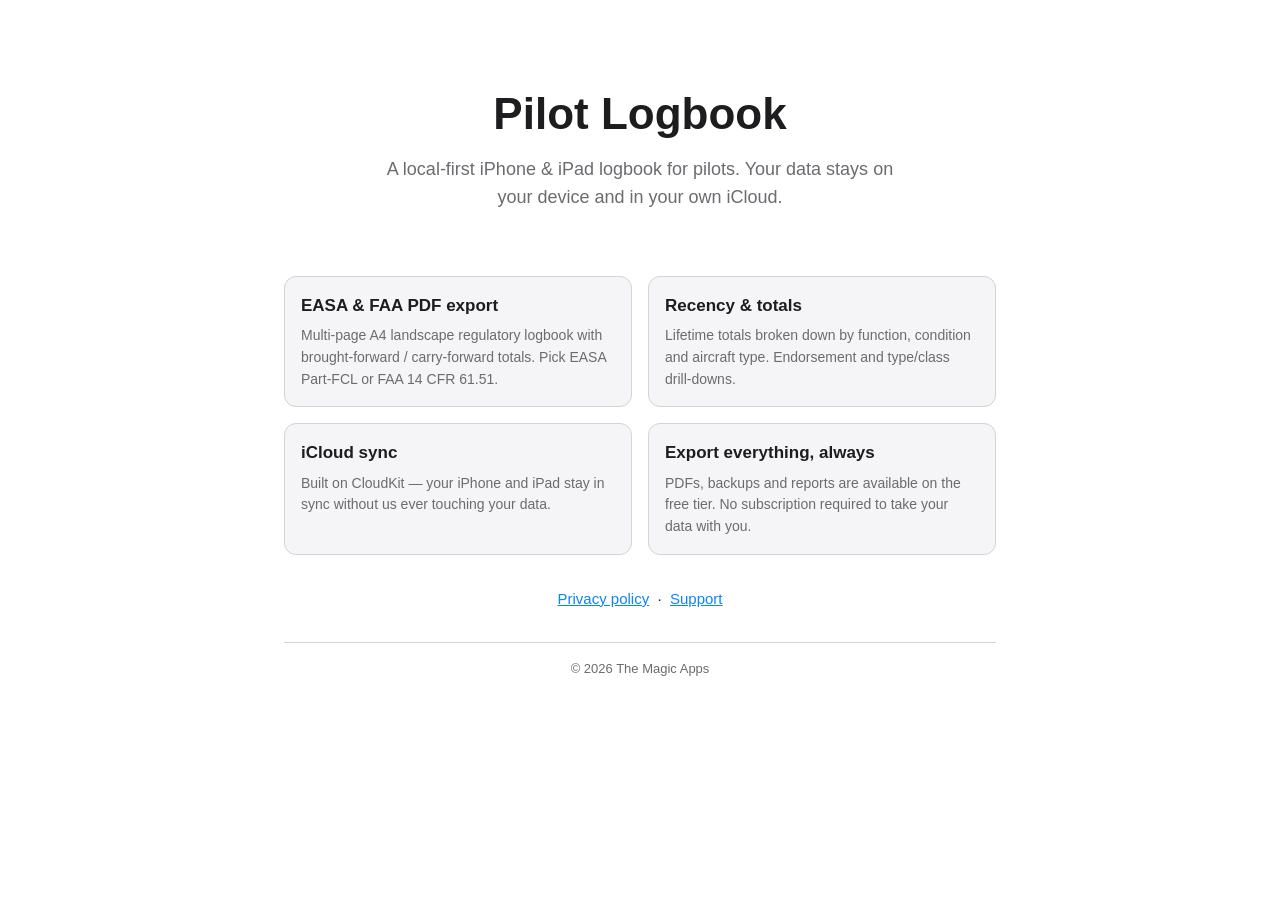
<file: index.html>
<!DOCTYPE html>
<html lang="en">
<head>
<meta charset="utf-8">
<meta name="viewport" content="width=device-width, initial-scale=1">
<title>Pilot Logbook</title>
<link rel="stylesheet" href="style.css">
</head>
<body>
<main>
<header class="hero">
  <h1>Pilot Logbook</h1>
  <p class="tagline">A local-first iPhone &amp; iPad logbook for pilots. Your data stays on your device and in your own iCloud.</p>
</header>

<section class="features">
  <div>
    <h2>EASA &amp; FAA PDF export</h2>
    <p>Multi-page A4 landscape regulatory logbook with brought-forward / carry-forward totals. Pick EASA Part-FCL or FAA 14 CFR 61.51.</p>
  </div>
  <div>
    <h2>Recency &amp; totals</h2>
    <p>Lifetime totals broken down by function, condition and aircraft type. Endorsement and type/class drill-downs.</p>
  </div>
  <div>
    <h2>iCloud sync</h2>
    <p>Built on CloudKit — your iPhone and iPad stay in sync without us ever touching your data.</p>
  </div>
  <div>
    <h2>Export everything, always</h2>
    <p>PDFs, backups and reports are available on the free tier. No subscription required to take your data with you.</p>
  </div>
</section>

<section class="links">
  <p>
    <a href="privacy.html">Privacy policy</a>
    &nbsp;·&nbsp;
    <a href="support.html">Support</a>
  </p>
</section>

<footer>
<p>&copy; 2026 The Magic Apps</p>
</footer>
</main>
</body>
</html>
</file>
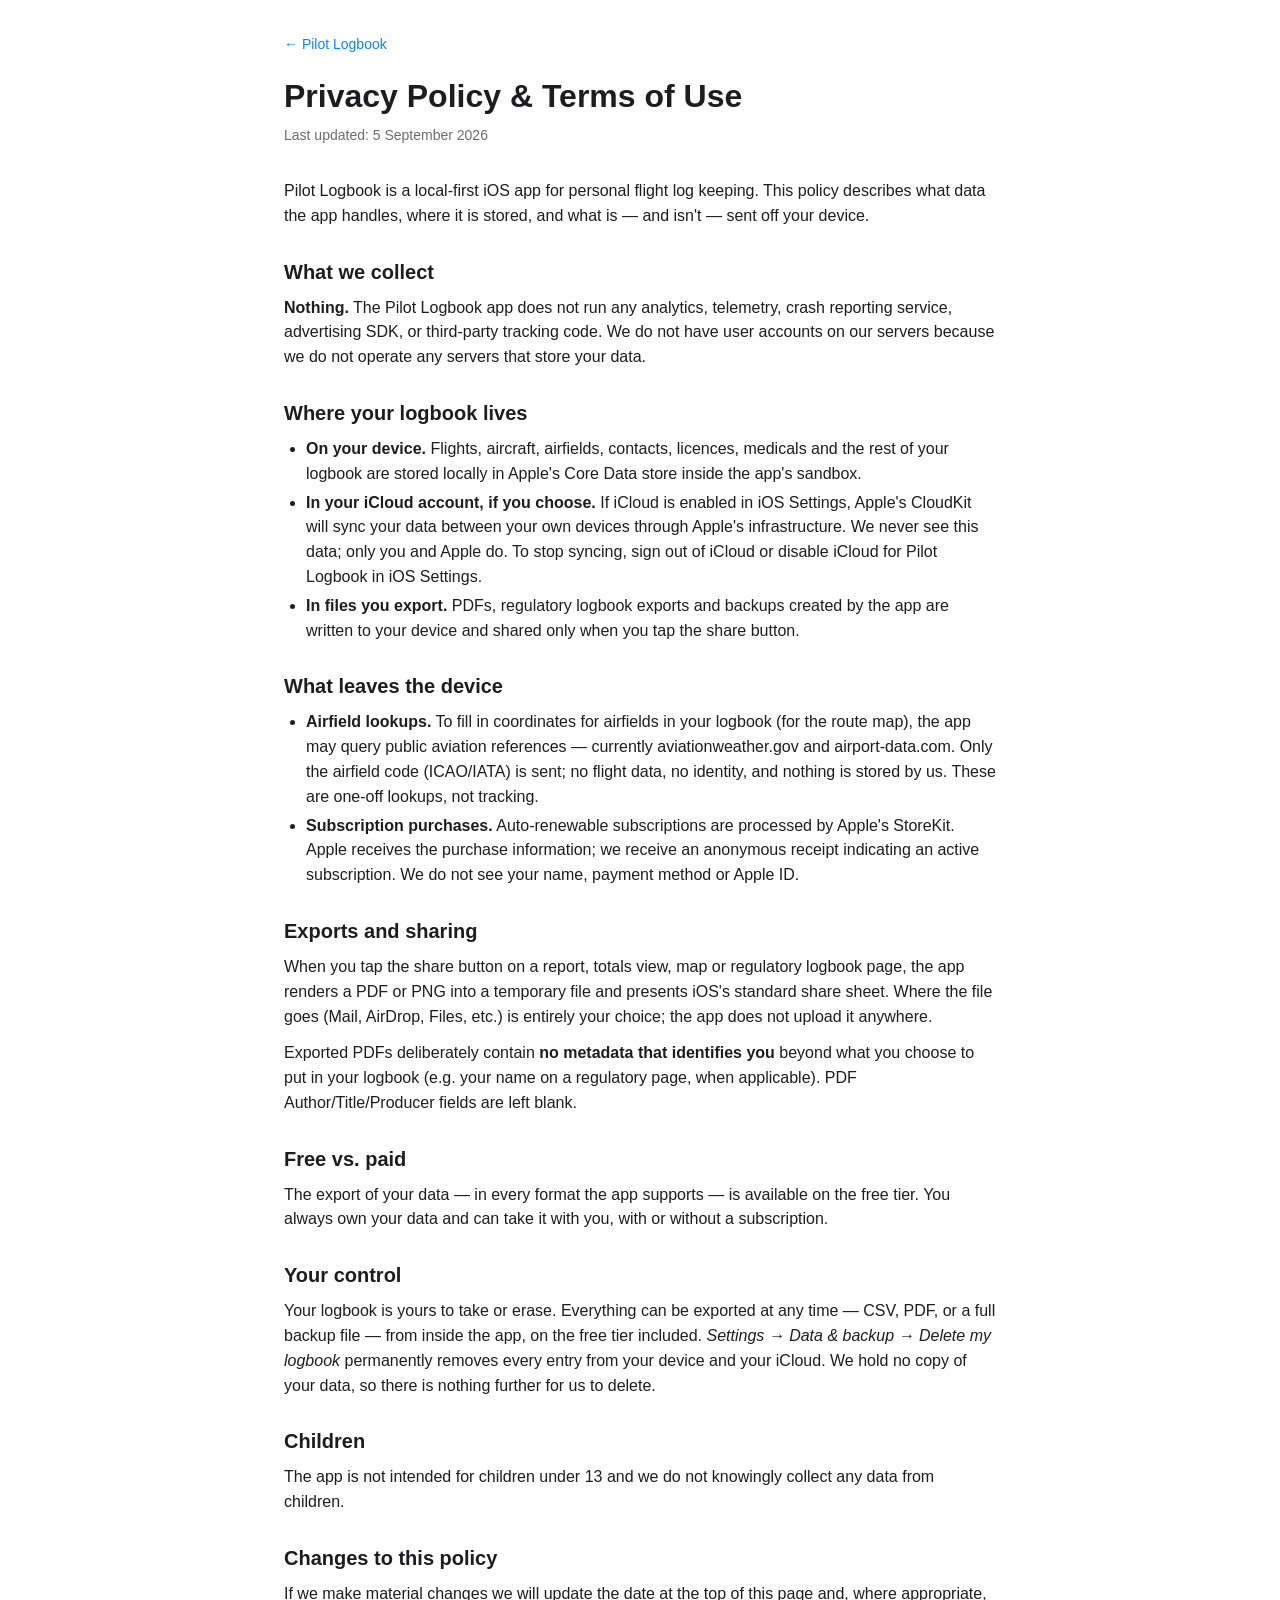
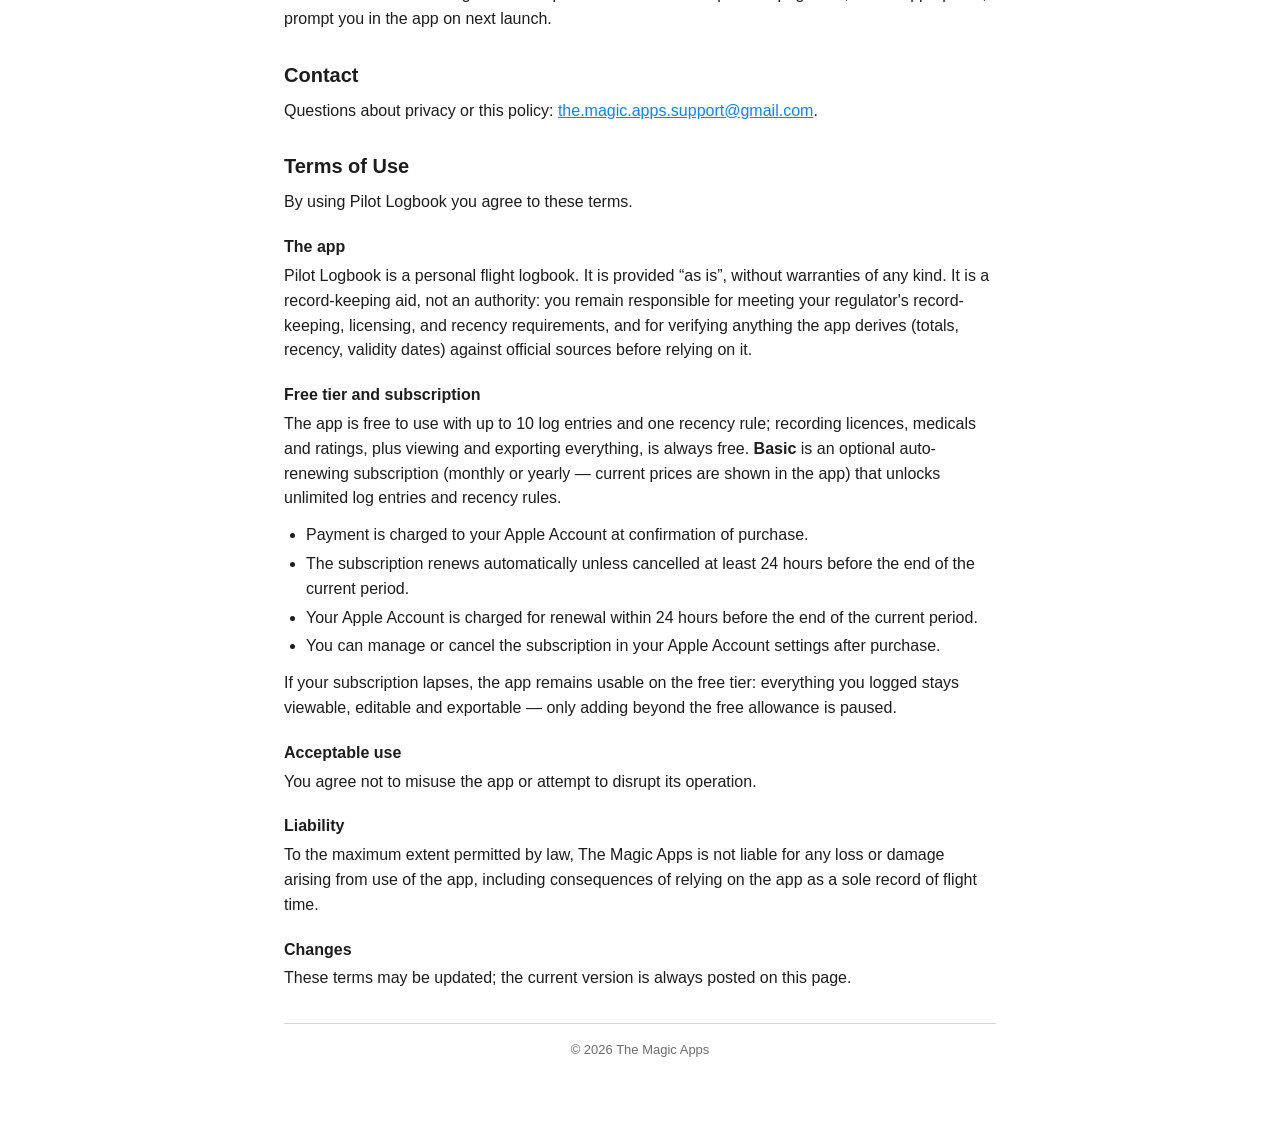
<file: privacy.html>
<!DOCTYPE html>
<html lang="en">
<head>
<meta charset="utf-8">
<meta name="viewport" content="width=device-width, initial-scale=1">
<title>Privacy Policy &amp; Terms of Use — Pilot Logbook</title>
<link rel="stylesheet" href="style.css">
</head>
<body>
<main>
<header>
  <a class="back" href="index.html">&larr; Pilot Logbook</a>
  <h1>Privacy Policy &amp; Terms of Use</h1>
  <p class="meta">Last updated: 5 September 2026</p>
</header>

<section>
<p>Pilot Logbook is a local-first iOS app for personal flight log keeping. This policy describes what data the app handles, where it is stored, and what is — and isn't — sent off your device.</p>

<h2>What we collect</h2>
<p><strong>Nothing.</strong> The Pilot Logbook app does not run any analytics, telemetry, crash reporting service, advertising SDK, or third-party tracking code. We do not have user accounts on our servers because we do not operate any servers that store your data.</p>

<h2>Where your logbook lives</h2>
<ul>
  <li><strong>On your device.</strong> Flights, aircraft, airfields, contacts, licences, medicals and the rest of your logbook are stored locally in Apple's Core Data store inside the app's sandbox.</li>
  <li><strong>In your iCloud account, if you choose.</strong> If iCloud is enabled in iOS Settings, Apple's CloudKit will sync your data between your own devices through Apple's infrastructure. We never see this data; only you and Apple do. To stop syncing, sign out of iCloud or disable iCloud for Pilot Logbook in iOS Settings.</li>
  <li><strong>In files you export.</strong> PDFs, regulatory logbook exports and backups created by the app are written to your device and shared only when you tap the share button.</li>
</ul>

<h2>What leaves the device</h2>
<ul>
  <li><strong>Airfield lookups.</strong> To fill in coordinates for airfields in your logbook (for the route map), the app may query public aviation references — currently aviationweather.gov and airport-data.com. Only the airfield code (ICAO/IATA) is sent; no flight data, no identity, and nothing is stored by us. These are one-off lookups, not tracking.</li>
  <li><strong>Subscription purchases.</strong> Auto-renewable subscriptions are processed by Apple's StoreKit. Apple receives the purchase information; we receive an anonymous receipt indicating an active subscription. We do not see your name, payment method or Apple ID.</li>
</ul>

<h2>Exports and sharing</h2>
<p>When you tap the share button on a report, totals view, map or regulatory logbook page, the app renders a PDF or PNG into a temporary file and presents iOS's standard share sheet. Where the file goes (Mail, AirDrop, Files, etc.) is entirely your choice; the app does not upload it anywhere.</p>
<p>Exported PDFs deliberately contain <strong>no metadata that identifies you</strong> beyond what you choose to put in your logbook (e.g. your name on a regulatory page, when applicable). PDF Author/Title/Producer fields are left blank.</p>

<h2>Free vs. paid</h2>
<p>The export of your data — in every format the app supports — is available on the free tier. You always own your data and can take it with you, with or without a subscription.</p>

<h2>Your control</h2>
<p>Your logbook is yours to take or erase. Everything can be exported at any time — CSV, PDF, or a full backup file — from inside the app, on the free tier included. <em>Settings &rarr; Data &amp; backup &rarr; Delete my logbook</em> permanently removes every entry from your device and your iCloud. We hold no copy of your data, so there is nothing further for us to delete.</p>

<h2>Children</h2>
<p>The app is not intended for children under 13 and we do not knowingly collect any data from children.</p>

<h2>Changes to this policy</h2>
<p>If we make material changes we will update the date at the top of this page and, where appropriate, prompt you in the app on next launch.</p>

<h2>Contact</h2>
<p>Questions about privacy or this policy: <a href="mailto:the.magic.apps.support@gmail.com">the.magic.apps.support@gmail.com</a>.</p>

<h2 id="terms">Terms of Use</h2>
<p>By using Pilot Logbook you agree to these terms.</p>

<h3>The app</h3>
<p>Pilot Logbook is a personal flight logbook. It is provided “as is”, without warranties of any kind. It is a record-keeping aid, not an authority: you remain responsible for meeting your regulator's record-keeping, licensing, and recency requirements, and for verifying anything the app derives (totals, recency, validity dates) against official sources before relying on it.</p>

<h3>Free tier and subscription</h3>
<p>The app is free to use with up to 10 log entries and one recency rule; recording licences, medicals and ratings, plus viewing and exporting everything, is always free. <strong>Basic</strong> is an optional auto-renewing subscription (monthly or yearly — current prices are shown in the app) that unlocks unlimited log entries and recency rules.</p>
<ul>
  <li>Payment is charged to your Apple Account at confirmation of purchase.</li>
  <li>The subscription renews automatically unless cancelled at least 24 hours before the end of the current period.</li>
  <li>Your Apple Account is charged for renewal within 24 hours before the end of the current period.</li>
  <li>You can manage or cancel the subscription in your Apple Account settings after purchase.</li>
</ul>
<p>If your subscription lapses, the app remains usable on the free tier: everything you logged stays viewable, editable and exportable — only adding beyond the free allowance is paused.</p>

<h3>Acceptable use</h3>
<p>You agree not to misuse the app or attempt to disrupt its operation.</p>

<h3>Liability</h3>
<p>To the maximum extent permitted by law, The Magic Apps is not liable for any loss or damage arising from use of the app, including consequences of relying on the app as a sole record of flight time.</p>

<h3>Changes</h3>
<p>These terms may be updated; the current version is always posted on this page.</p>
</section>

<footer>
<p>&copy; 2026 The Magic Apps</p>
</footer>
</main>
</body>
</html>
</file>
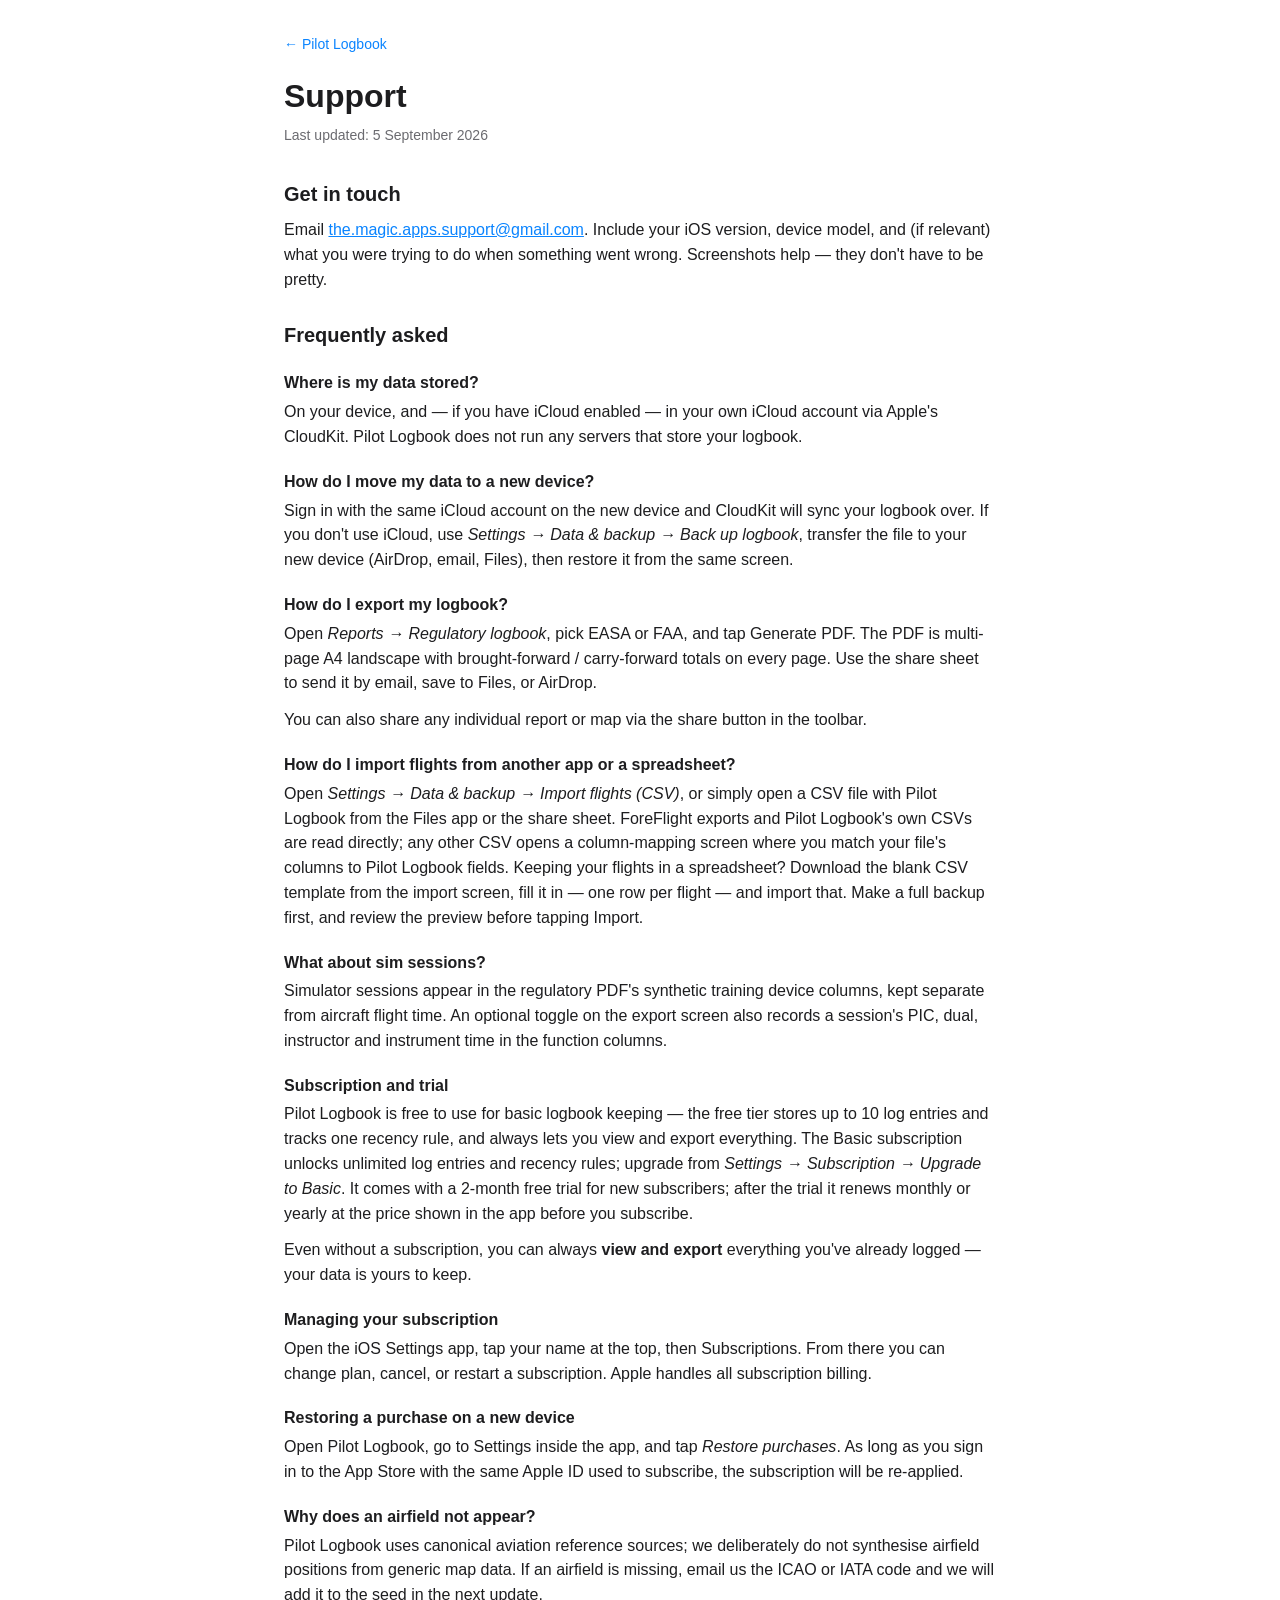
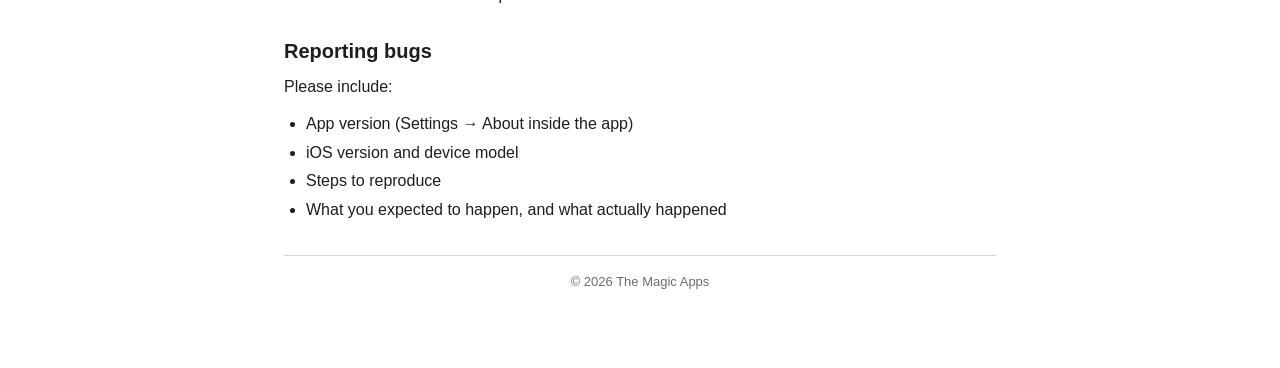
<file: support.html>
<!DOCTYPE html>
<html lang="en">
<head>
<meta charset="utf-8">
<meta name="viewport" content="width=device-width, initial-scale=1">
<title>Support — Pilot Logbook</title>
<link rel="stylesheet" href="style.css">
</head>
<body>
<main>
<header>
  <a class="back" href="index.html">&larr; Pilot Logbook</a>
  <h1>Support</h1>
  <p class="meta">Last updated: 5 September 2026</p>
</header>

<section>
<h2>Get in touch</h2>
<p>Email <a href="mailto:the.magic.apps.support@gmail.com">the.magic.apps.support@gmail.com</a>. Include your iOS version, device model, and (if relevant) what you were trying to do when something went wrong. Screenshots help — they don't have to be pretty.</p>

<h2>Frequently asked</h2>

<h3>Where is my data stored?</h3>
<p>On your device, and — if you have iCloud enabled — in your own iCloud account via Apple's CloudKit. Pilot Logbook does not run any servers that store your logbook.</p>

<h3>How do I move my data to a new device?</h3>
<p>Sign in with the same iCloud account on the new device and CloudKit will sync your logbook over. If you don't use iCloud, use <em>Settings → Data &amp; backup → Back up logbook</em>, transfer the file to your new device (AirDrop, email, Files), then restore it from the same screen.</p>

<h3>How do I export my logbook?</h3>
<p>Open <em>Reports → Regulatory logbook</em>, pick EASA or FAA, and tap Generate PDF. The PDF is multi-page A4 landscape with brought-forward / carry-forward totals on every page. Use the share sheet to send it by email, save to Files, or AirDrop.</p>
<p>You can also share any individual report or map via the share button in the toolbar.</p>

<h3>How do I import flights from another app or a spreadsheet?</h3>
<p>Open <em>Settings &rarr; Data &amp; backup &rarr; Import flights (CSV)</em>, or simply open a CSV file with Pilot Logbook from the Files app or the share sheet. ForeFlight exports and Pilot Logbook's own CSVs are read directly; any other CSV opens a column-mapping screen where you match your file's columns to Pilot Logbook fields. Keeping your flights in a spreadsheet? Download the blank CSV template from the import screen, fill it in — one row per flight — and import that. Make a full backup first, and review the preview before tapping Import.</p>

<h3>What about sim sessions?</h3>
<p>Simulator sessions appear in the regulatory PDF's synthetic training device columns, kept separate from aircraft flight time. An optional toggle on the export screen also records a session's PIC, dual, instructor and instrument time in the function columns.</p>

<h3>Subscription and trial</h3>
<p>Pilot Logbook is free to use for basic logbook keeping — the free tier stores up to 10 log entries and tracks one recency rule, and always lets you view and export everything. The Basic subscription unlocks unlimited log entries and recency rules; upgrade from <em>Settings → Subscription → Upgrade to Basic</em>. It comes with a 2-month free trial for new subscribers; after the trial it renews monthly or yearly at the price shown in the app before you subscribe.</p>
<p>Even without a subscription, you can always <strong>view and export</strong> everything you've already logged — your data is yours to keep.</p>

<h3>Managing your subscription</h3>
<p>Open the iOS Settings app, tap your name at the top, then Subscriptions. From there you can change plan, cancel, or restart a subscription. Apple handles all subscription billing.</p>

<h3>Restoring a purchase on a new device</h3>
<p>Open Pilot Logbook, go to Settings inside the app, and tap <em>Restore purchases</em>. As long as you sign in to the App Store with the same Apple ID used to subscribe, the subscription will be re-applied.</p>

<h3>Why does an airfield not appear?</h3>
<p>Pilot Logbook uses canonical aviation reference sources; we deliberately do not synthesise airfield positions from generic map data. If an airfield is missing, email us the ICAO or IATA code and we will add it to the seed in the next update.</p>

<h2>Reporting bugs</h2>
<p>Please include:</p>
<ul>
  <li>App version (Settings → About inside the app)</li>
  <li>iOS version and device model</li>
  <li>Steps to reproduce</li>
  <li>What you expected to happen, and what actually happened</li>
</ul>
</section>

<footer>
<p>&copy; 2026 The Magic Apps</p>
</footer>
</main>
</body>
</html>
</file>
<file: style.css>
:root {
  --fg: #1d1d1f;
  --fg-muted: #6b6b70;
  --bg: #ffffff;
  --bg-soft: #f5f5f7;
  --accent: #0a84ff;
  --border: #d2d2d7;
}

@media (prefers-color-scheme: dark) {
  :root {
    --fg: #f5f5f7;
    --fg-muted: #a1a1a6;
    --bg: #1c1c1e;
    --bg-soft: #2c2c2e;
    --accent: #0a84ff;
    --border: #3a3a3c;
  }
}

* { box-sizing: border-box; }

html, body {
  margin: 0;
  padding: 0;
  background: var(--bg);
  color: var(--fg);
  font-family: -apple-system, BlinkMacSystemFont, "SF Pro Text", "Helvetica Neue", Arial, sans-serif;
  line-height: 1.55;
  -webkit-font-smoothing: antialiased;
}

main {
  max-width: 760px;
  margin: 0 auto;
  padding: 32px 24px 64px;
}

header { margin-bottom: 32px; }
header .meta { color: var(--fg-muted); font-size: 14px; margin-top: 4px; }
header.hero { text-align: center; padding: 48px 0 32px; }
header.hero h1 { font-size: 44px; margin: 0 0 8px; }
header.hero .tagline { font-size: 18px; color: var(--fg-muted); margin: 0 auto; max-width: 520px; }

a.back {
  display: inline-block;
  margin-bottom: 16px;
  color: var(--accent);
  text-decoration: none;
  font-size: 14px;
}
a.back:hover { text-decoration: underline; }

h1 { font-size: 32px; margin: 0; }
h2 { font-size: 20px; margin-top: 28px; margin-bottom: 8px; }
h3 { font-size: 16px; margin-top: 20px; margin-bottom: 4px; }

p, ul { margin: 0 0 12px; }
ul { padding-left: 22px; }
li { margin-bottom: 4px; }

a { color: var(--accent); }

section.features {
  display: grid;
  grid-template-columns: 1fr 1fr;
  gap: 16px;
  margin: 32px 0;
}
@media (max-width: 560px) {
  section.features { grid-template-columns: 1fr; }
}
section.features > div {
  background: var(--bg-soft);
  border: 1px solid var(--border);
  border-radius: 12px;
  padding: 16px;
}
section.features h2 { font-size: 17px; margin-top: 0; margin-bottom: 6px; }
section.features p { font-size: 14px; color: var(--fg-muted); margin: 0; }

section.links { text-align: center; margin: 24px 0; font-size: 15px; }

footer {
  text-align: center;
  color: var(--fg-muted);
  font-size: 13px;
  border-top: 1px solid var(--border);
  padding-top: 16px;
  margin-top: 32px;
}
</file>
